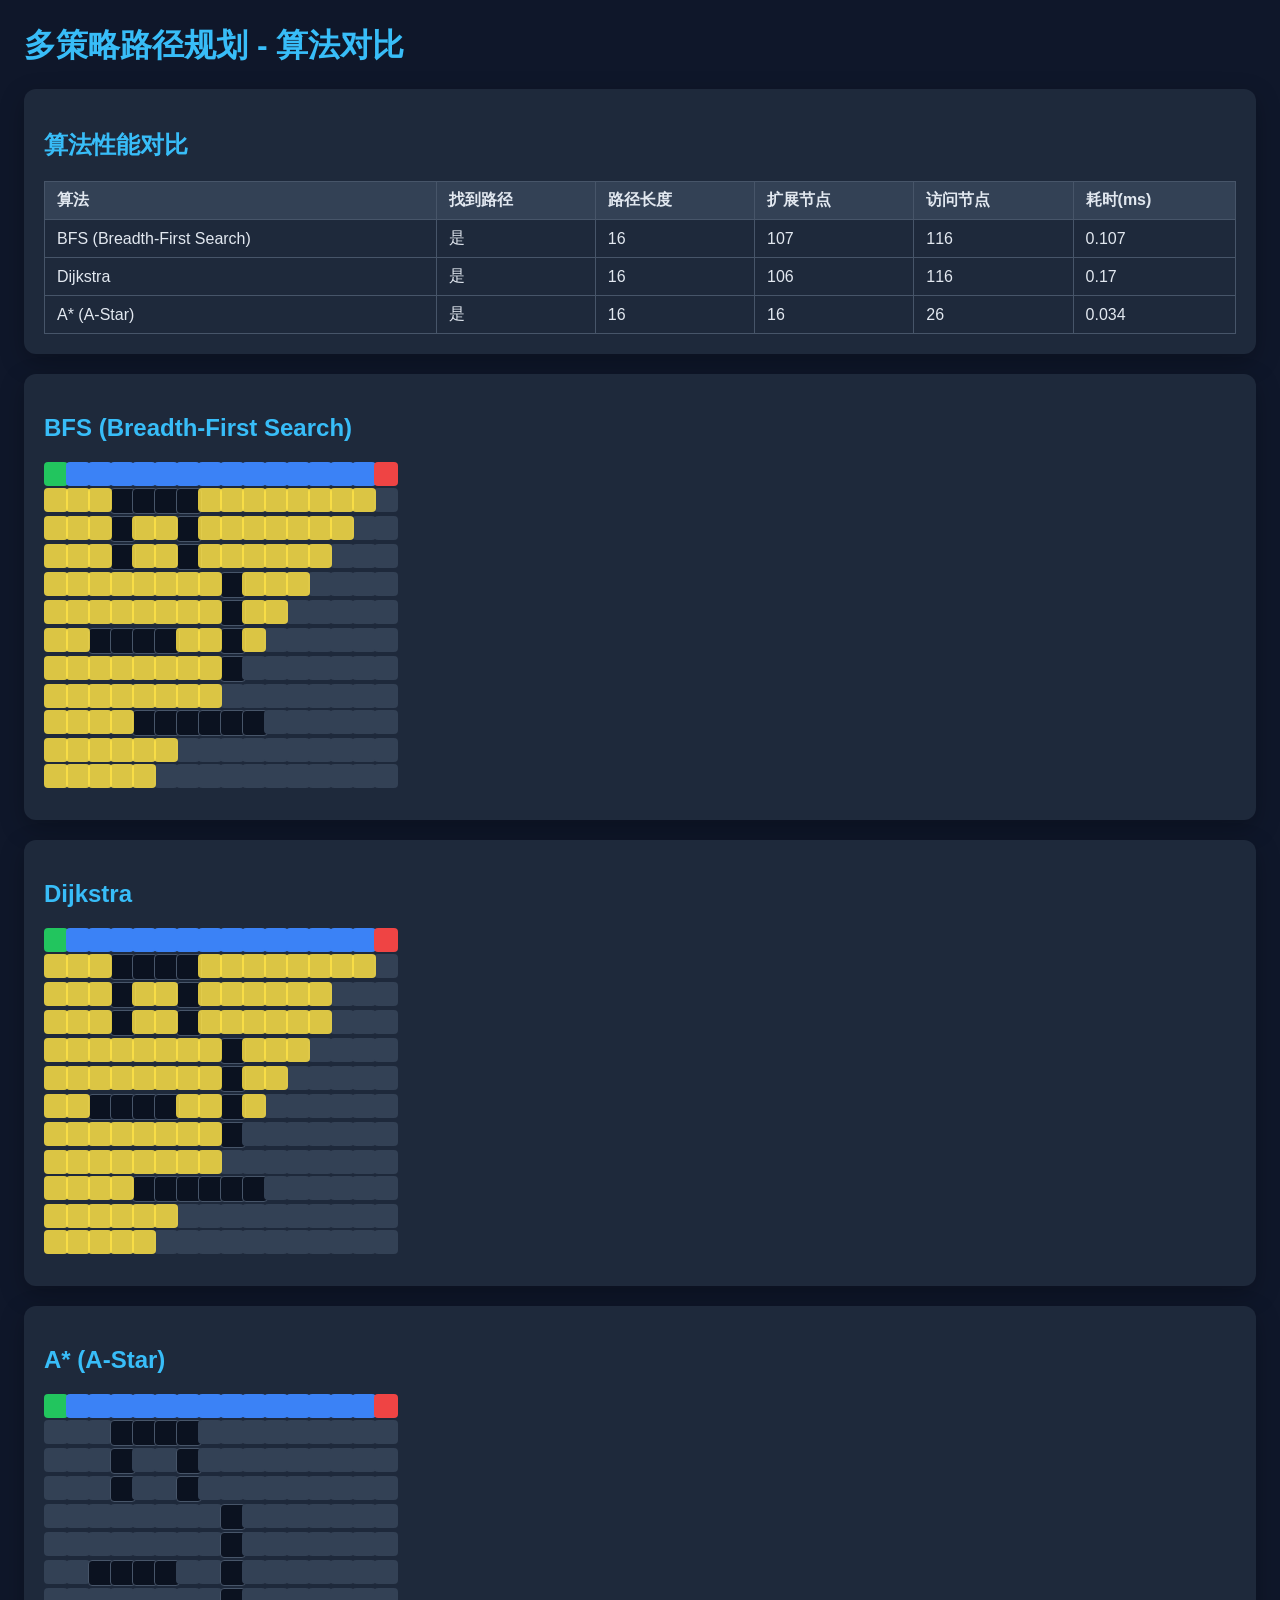
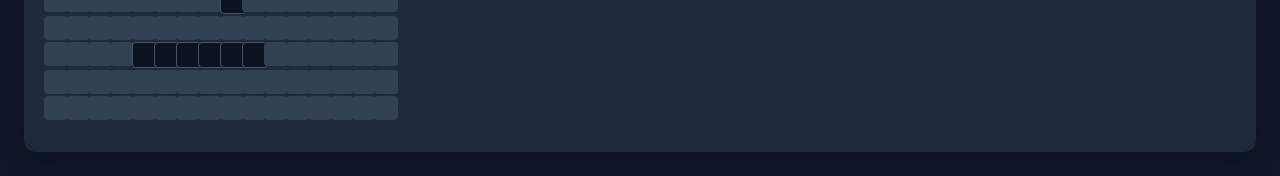
<file: C+ program/output/comparison.html>
<!DOCTYPE html>
<html lang="zh-CN">
<head>
<meta charset="UTF-8">
<title>Path Planner - Algorithm Comparison</title>
<style>
body { font-family: "Segoe UI", Arial, sans-serif; background: #0f172a; color: #e2e8f0; margin: 24px; }
h1, h2 { color: #38bdf8; }
.card { background: #1e293b; border-radius: 12px; padding: 20px; margin-bottom: 20px; box-shadow: 0 8px 24px rgba(0,0,0,.25); }
.grid { display: grid; gap: 2px; width: fit-content; margin: 12px 0; }
.cell { width: 24px; height: 24px; border-radius: 4px; }
.empty { background: #334155; }
.wall { background: #0b1220; border: 1px solid #475569; }
.start { background: #22c55e; }
.goal { background: #ef4444; }
.visited { background: #fde047; opacity: 0.85; }
.path { background: #3b82f6; }
.legend span { display: inline-block; margin-right: 16px; }
.legend i { display: inline-block; width: 14px; height: 14px; border-radius: 3px; margin-right: 6px; vertical-align: middle; }
.stats { line-height: 1.8; }
table { border-collapse: collapse; width: 100%; }
th, td { border: 1px solid #475569; padding: 8px 12px; text-align: left; }
th { background: #334155; }
</style>
</head>
<body>
<h1>多策略路径规划 - 算法对比</h1>
<div class="card">
<h2>算法性能对比</h2>
<table>
<tr><th>算法</th><th>找到路径</th><th>路径长度</th><th>扩展节点</th><th>访问节点</th><th>耗时(ms)</th></tr>
<tr><td>BFS (Breadth-First Search)</td><td>是</td><td>16</td><td>107</td><td>116</td><td>0.107</td></tr>
<tr><td>Dijkstra</td><td>是</td><td>16</td><td>106</td><td>116</td><td>0.17</td></tr>
<tr><td>A* (A-Star)</td><td>是</td><td>16</td><td>16</td><td>26</td><td>0.034</td></tr>
</table>
</div>
<div class="card">
<h2>BFS (Breadth-First Search)</h2>
<div class="grid" style="grid-template-columns: repeat(16, 20px);">
  <div class="cell start" title="(0, 0)"></div>
  <div class="cell path" title="(0, 1)"></div>
  <div class="cell path" title="(0, 2)"></div>
  <div class="cell path" title="(0, 3)"></div>
  <div class="cell path" title="(0, 4)"></div>
  <div class="cell path" title="(0, 5)"></div>
  <div class="cell path" title="(0, 6)"></div>
  <div class="cell path" title="(0, 7)"></div>
  <div class="cell path" title="(0, 8)"></div>
  <div class="cell path" title="(0, 9)"></div>
  <div class="cell path" title="(0, 10)"></div>
  <div class="cell path" title="(0, 11)"></div>
  <div class="cell path" title="(0, 12)"></div>
  <div class="cell path" title="(0, 13)"></div>
  <div class="cell path" title="(0, 14)"></div>
  <div class="cell goal" title="(0, 15)"></div>
  <div class="cell visited" title="(1, 0)"></div>
  <div class="cell visited" title="(1, 1)"></div>
  <div class="cell visited" title="(1, 2)"></div>
  <div class="cell wall" title="(1, 3)"></div>
  <div class="cell wall" title="(1, 4)"></div>
  <div class="cell wall" title="(1, 5)"></div>
  <div class="cell wall" title="(1, 6)"></div>
  <div class="cell visited" title="(1, 7)"></div>
  <div class="cell visited" title="(1, 8)"></div>
  <div class="cell visited" title="(1, 9)"></div>
  <div class="cell visited" title="(1, 10)"></div>
  <div class="cell visited" title="(1, 11)"></div>
  <div class="cell visited" title="(1, 12)"></div>
  <div class="cell visited" title="(1, 13)"></div>
  <div class="cell visited" title="(1, 14)"></div>
  <div class="cell empty" title="(1, 15)"></div>
  <div class="cell visited" title="(2, 0)"></div>
  <div class="cell visited" title="(2, 1)"></div>
  <div class="cell visited" title="(2, 2)"></div>
  <div class="cell wall" title="(2, 3)"></div>
  <div class="cell visited" title="(2, 4)"></div>
  <div class="cell visited" title="(2, 5)"></div>
  <div class="cell wall" title="(2, 6)"></div>
  <div class="cell visited" title="(2, 7)"></div>
  <div class="cell visited" title="(2, 8)"></div>
  <div class="cell visited" title="(2, 9)"></div>
  <div class="cell visited" title="(2, 10)"></div>
  <div class="cell visited" title="(2, 11)"></div>
  <div class="cell visited" title="(2, 12)"></div>
  <div class="cell visited" title="(2, 13)"></div>
  <div class="cell empty" title="(2, 14)"></div>
  <div class="cell empty" title="(2, 15)"></div>
  <div class="cell visited" title="(3, 0)"></div>
  <div class="cell visited" title="(3, 1)"></div>
  <div class="cell visited" title="(3, 2)"></div>
  <div class="cell wall" title="(3, 3)"></div>
  <div class="cell visited" title="(3, 4)"></div>
  <div class="cell visited" title="(3, 5)"></div>
  <div class="cell wall" title="(3, 6)"></div>
  <div class="cell visited" title="(3, 7)"></div>
  <div class="cell visited" title="(3, 8)"></div>
  <div class="cell visited" title="(3, 9)"></div>
  <div class="cell visited" title="(3, 10)"></div>
  <div class="cell visited" title="(3, 11)"></div>
  <div class="cell visited" title="(3, 12)"></div>
  <div class="cell empty" title="(3, 13)"></div>
  <div class="cell empty" title="(3, 14)"></div>
  <div class="cell empty" title="(3, 15)"></div>
  <div class="cell visited" title="(4, 0)"></div>
  <div class="cell visited" title="(4, 1)"></div>
  <div class="cell visited" title="(4, 2)"></div>
  <div class="cell visited" title="(4, 3)"></div>
  <div class="cell visited" title="(4, 4)"></div>
  <div class="cell visited" title="(4, 5)"></div>
  <div class="cell visited" title="(4, 6)"></div>
  <div class="cell visited" title="(4, 7)"></div>
  <div class="cell wall" title="(4, 8)"></div>
  <div class="cell visited" title="(4, 9)"></div>
  <div class="cell visited" title="(4, 10)"></div>
  <div class="cell visited" title="(4, 11)"></div>
  <div class="cell empty" title="(4, 12)"></div>
  <div class="cell empty" title="(4, 13)"></div>
  <div class="cell empty" title="(4, 14)"></div>
  <div class="cell empty" title="(4, 15)"></div>
  <div class="cell visited" title="(5, 0)"></div>
  <div class="cell visited" title="(5, 1)"></div>
  <div class="cell visited" title="(5, 2)"></div>
  <div class="cell visited" title="(5, 3)"></div>
  <div class="cell visited" title="(5, 4)"></div>
  <div class="cell visited" title="(5, 5)"></div>
  <div class="cell visited" title="(5, 6)"></div>
  <div class="cell visited" title="(5, 7)"></div>
  <div class="cell wall" title="(5, 8)"></div>
  <div class="cell visited" title="(5, 9)"></div>
  <div class="cell visited" title="(5, 10)"></div>
  <div class="cell empty" title="(5, 11)"></div>
  <div class="cell empty" title="(5, 12)"></div>
  <div class="cell empty" title="(5, 13)"></div>
  <div class="cell empty" title="(5, 14)"></div>
  <div class="cell empty" title="(5, 15)"></div>
  <div class="cell visited" title="(6, 0)"></div>
  <div class="cell visited" title="(6, 1)"></div>
  <div class="cell wall" title="(6, 2)"></div>
  <div class="cell wall" title="(6, 3)"></div>
  <div class="cell wall" title="(6, 4)"></div>
  <div class="cell wall" title="(6, 5)"></div>
  <div class="cell visited" title="(6, 6)"></div>
  <div class="cell visited" title="(6, 7)"></div>
  <div class="cell wall" title="(6, 8)"></div>
  <div class="cell visited" title="(6, 9)"></div>
  <div class="cell empty" title="(6, 10)"></div>
  <div class="cell empty" title="(6, 11)"></div>
  <div class="cell empty" title="(6, 12)"></div>
  <div class="cell empty" title="(6, 13)"></div>
  <div class="cell empty" title="(6, 14)"></div>
  <div class="cell empty" title="(6, 15)"></div>
  <div class="cell visited" title="(7, 0)"></div>
  <div class="cell visited" title="(7, 1)"></div>
  <div class="cell visited" title="(7, 2)"></div>
  <div class="cell visited" title="(7, 3)"></div>
  <div class="cell visited" title="(7, 4)"></div>
  <div class="cell visited" title="(7, 5)"></div>
  <div class="cell visited" title="(7, 6)"></div>
  <div class="cell visited" title="(7, 7)"></div>
  <div class="cell wall" title="(7, 8)"></div>
  <div class="cell empty" title="(7, 9)"></div>
  <div class="cell empty" title="(7, 10)"></div>
  <div class="cell empty" title="(7, 11)"></div>
  <div class="cell empty" title="(7, 12)"></div>
  <div class="cell empty" title="(7, 13)"></div>
  <div class="cell empty" title="(7, 14)"></div>
  <div class="cell empty" title="(7, 15)"></div>
  <div class="cell visited" title="(8, 0)"></div>
  <div class="cell visited" title="(8, 1)"></div>
  <div class="cell visited" title="(8, 2)"></div>
  <div class="cell visited" title="(8, 3)"></div>
  <div class="cell visited" title="(8, 4)"></div>
  <div class="cell visited" title="(8, 5)"></div>
  <div class="cell visited" title="(8, 6)"></div>
  <div class="cell visited" title="(8, 7)"></div>
  <div class="cell empty" title="(8, 8)"></div>
  <div class="cell empty" title="(8, 9)"></div>
  <div class="cell empty" title="(8, 10)"></div>
  <div class="cell empty" title="(8, 11)"></div>
  <div class="cell empty" title="(8, 12)"></div>
  <div class="cell empty" title="(8, 13)"></div>
  <div class="cell empty" title="(8, 14)"></div>
  <div class="cell empty" title="(8, 15)"></div>
  <div class="cell visited" title="(9, 0)"></div>
  <div class="cell visited" title="(9, 1)"></div>
  <div class="cell visited" title="(9, 2)"></div>
  <div class="cell visited" title="(9, 3)"></div>
  <div class="cell wall" title="(9, 4)"></div>
  <div class="cell wall" title="(9, 5)"></div>
  <div class="cell wall" title="(9, 6)"></div>
  <div class="cell wall" title="(9, 7)"></div>
  <div class="cell wall" title="(9, 8)"></div>
  <div class="cell wall" title="(9, 9)"></div>
  <div class="cell empty" title="(9, 10)"></div>
  <div class="cell empty" title="(9, 11)"></div>
  <div class="cell empty" title="(9, 12)"></div>
  <div class="cell empty" title="(9, 13)"></div>
  <div class="cell empty" title="(9, 14)"></div>
  <div class="cell empty" title="(9, 15)"></div>
  <div class="cell visited" title="(10, 0)"></div>
  <div class="cell visited" title="(10, 1)"></div>
  <div class="cell visited" title="(10, 2)"></div>
  <div class="cell visited" title="(10, 3)"></div>
  <div class="cell visited" title="(10, 4)"></div>
  <div class="cell visited" title="(10, 5)"></div>
  <div class="cell empty" title="(10, 6)"></div>
  <div class="cell empty" title="(10, 7)"></div>
  <div class="cell empty" title="(10, 8)"></div>
  <div class="cell empty" title="(10, 9)"></div>
  <div class="cell empty" title="(10, 10)"></div>
  <div class="cell empty" title="(10, 11)"></div>
  <div class="cell empty" title="(10, 12)"></div>
  <div class="cell empty" title="(10, 13)"></div>
  <div class="cell empty" title="(10, 14)"></div>
  <div class="cell empty" title="(10, 15)"></div>
  <div class="cell visited" title="(11, 0)"></div>
  <div class="cell visited" title="(11, 1)"></div>
  <div class="cell visited" title="(11, 2)"></div>
  <div class="cell visited" title="(11, 3)"></div>
  <div class="cell visited" title="(11, 4)"></div>
  <div class="cell empty" title="(11, 5)"></div>
  <div class="cell empty" title="(11, 6)"></div>
  <div class="cell empty" title="(11, 7)"></div>
  <div class="cell empty" title="(11, 8)"></div>
  <div class="cell empty" title="(11, 9)"></div>
  <div class="cell empty" title="(11, 10)"></div>
  <div class="cell empty" title="(11, 11)"></div>
  <div class="cell empty" title="(11, 12)"></div>
  <div class="cell empty" title="(11, 13)"></div>
  <div class="cell empty" title="(11, 14)"></div>
  <div class="cell empty" title="(11, 15)"></div>
</div>
</div>
<div class="card">
<h2>Dijkstra</h2>
<div class="grid" style="grid-template-columns: repeat(16, 20px);">
  <div class="cell start" title="(0, 0)"></div>
  <div class="cell path" title="(0, 1)"></div>
  <div class="cell path" title="(0, 2)"></div>
  <div class="cell path" title="(0, 3)"></div>
  <div class="cell path" title="(0, 4)"></div>
  <div class="cell path" title="(0, 5)"></div>
  <div class="cell path" title="(0, 6)"></div>
  <div class="cell path" title="(0, 7)"></div>
  <div class="cell path" title="(0, 8)"></div>
  <div class="cell path" title="(0, 9)"></div>
  <div class="cell path" title="(0, 10)"></div>
  <div class="cell path" title="(0, 11)"></div>
  <div class="cell path" title="(0, 12)"></div>
  <div class="cell path" title="(0, 13)"></div>
  <div class="cell path" title="(0, 14)"></div>
  <div class="cell goal" title="(0, 15)"></div>
  <div class="cell visited" title="(1, 0)"></div>
  <div class="cell visited" title="(1, 1)"></div>
  <div class="cell visited" title="(1, 2)"></div>
  <div class="cell wall" title="(1, 3)"></div>
  <div class="cell wall" title="(1, 4)"></div>
  <div class="cell wall" title="(1, 5)"></div>
  <div class="cell wall" title="(1, 6)"></div>
  <div class="cell visited" title="(1, 7)"></div>
  <div class="cell visited" title="(1, 8)"></div>
  <div class="cell visited" title="(1, 9)"></div>
  <div class="cell visited" title="(1, 10)"></div>
  <div class="cell visited" title="(1, 11)"></div>
  <div class="cell visited" title="(1, 12)"></div>
  <div class="cell visited" title="(1, 13)"></div>
  <div class="cell visited" title="(1, 14)"></div>
  <div class="cell empty" title="(1, 15)"></div>
  <div class="cell visited" title="(2, 0)"></div>
  <div class="cell visited" title="(2, 1)"></div>
  <div class="cell visited" title="(2, 2)"></div>
  <div class="cell wall" title="(2, 3)"></div>
  <div class="cell visited" title="(2, 4)"></div>
  <div class="cell visited" title="(2, 5)"></div>
  <div class="cell wall" title="(2, 6)"></div>
  <div class="cell visited" title="(2, 7)"></div>
  <div class="cell visited" title="(2, 8)"></div>
  <div class="cell visited" title="(2, 9)"></div>
  <div class="cell visited" title="(2, 10)"></div>
  <div class="cell visited" title="(2, 11)"></div>
  <div class="cell visited" title="(2, 12)"></div>
  <div class="cell empty" title="(2, 13)"></div>
  <div class="cell empty" title="(2, 14)"></div>
  <div class="cell empty" title="(2, 15)"></div>
  <div class="cell visited" title="(3, 0)"></div>
  <div class="cell visited" title="(3, 1)"></div>
  <div class="cell visited" title="(3, 2)"></div>
  <div class="cell wall" title="(3, 3)"></div>
  <div class="cell visited" title="(3, 4)"></div>
  <div class="cell visited" title="(3, 5)"></div>
  <div class="cell wall" title="(3, 6)"></div>
  <div class="cell visited" title="(3, 7)"></div>
  <div class="cell visited" title="(3, 8)"></div>
  <div class="cell visited" title="(3, 9)"></div>
  <div class="cell visited" title="(3, 10)"></div>
  <div class="cell visited" title="(3, 11)"></div>
  <div class="cell visited" title="(3, 12)"></div>
  <div class="cell empty" title="(3, 13)"></div>
  <div class="cell empty" title="(3, 14)"></div>
  <div class="cell empty" title="(3, 15)"></div>
  <div class="cell visited" title="(4, 0)"></div>
  <div class="cell visited" title="(4, 1)"></div>
  <div class="cell visited" title="(4, 2)"></div>
  <div class="cell visited" title="(4, 3)"></div>
  <div class="cell visited" title="(4, 4)"></div>
  <div class="cell visited" title="(4, 5)"></div>
  <div class="cell visited" title="(4, 6)"></div>
  <div class="cell visited" title="(4, 7)"></div>
  <div class="cell wall" title="(4, 8)"></div>
  <div class="cell visited" title="(4, 9)"></div>
  <div class="cell visited" title="(4, 10)"></div>
  <div class="cell visited" title="(4, 11)"></div>
  <div class="cell empty" title="(4, 12)"></div>
  <div class="cell empty" title="(4, 13)"></div>
  <div class="cell empty" title="(4, 14)"></div>
  <div class="cell empty" title="(4, 15)"></div>
  <div class="cell visited" title="(5, 0)"></div>
  <div class="cell visited" title="(5, 1)"></div>
  <div class="cell visited" title="(5, 2)"></div>
  <div class="cell visited" title="(5, 3)"></div>
  <div class="cell visited" title="(5, 4)"></div>
  <div class="cell visited" title="(5, 5)"></div>
  <div class="cell visited" title="(5, 6)"></div>
  <div class="cell visited" title="(5, 7)"></div>
  <div class="cell wall" title="(5, 8)"></div>
  <div class="cell visited" title="(5, 9)"></div>
  <div class="cell visited" title="(5, 10)"></div>
  <div class="cell empty" title="(5, 11)"></div>
  <div class="cell empty" title="(5, 12)"></div>
  <div class="cell empty" title="(5, 13)"></div>
  <div class="cell empty" title="(5, 14)"></div>
  <div class="cell empty" title="(5, 15)"></div>
  <div class="cell visited" title="(6, 0)"></div>
  <div class="cell visited" title="(6, 1)"></div>
  <div class="cell wall" title="(6, 2)"></div>
  <div class="cell wall" title="(6, 3)"></div>
  <div class="cell wall" title="(6, 4)"></div>
  <div class="cell wall" title="(6, 5)"></div>
  <div class="cell visited" title="(6, 6)"></div>
  <div class="cell visited" title="(6, 7)"></div>
  <div class="cell wall" title="(6, 8)"></div>
  <div class="cell visited" title="(6, 9)"></div>
  <div class="cell empty" title="(6, 10)"></div>
  <div class="cell empty" title="(6, 11)"></div>
  <div class="cell empty" title="(6, 12)"></div>
  <div class="cell empty" title="(6, 13)"></div>
  <div class="cell empty" title="(6, 14)"></div>
  <div class="cell empty" title="(6, 15)"></div>
  <div class="cell visited" title="(7, 0)"></div>
  <div class="cell visited" title="(7, 1)"></div>
  <div class="cell visited" title="(7, 2)"></div>
  <div class="cell visited" title="(7, 3)"></div>
  <div class="cell visited" title="(7, 4)"></div>
  <div class="cell visited" title="(7, 5)"></div>
  <div class="cell visited" title="(7, 6)"></div>
  <div class="cell visited" title="(7, 7)"></div>
  <div class="cell wall" title="(7, 8)"></div>
  <div class="cell empty" title="(7, 9)"></div>
  <div class="cell empty" title="(7, 10)"></div>
  <div class="cell empty" title="(7, 11)"></div>
  <div class="cell empty" title="(7, 12)"></div>
  <div class="cell empty" title="(7, 13)"></div>
  <div class="cell empty" title="(7, 14)"></div>
  <div class="cell empty" title="(7, 15)"></div>
  <div class="cell visited" title="(8, 0)"></div>
  <div class="cell visited" title="(8, 1)"></div>
  <div class="cell visited" title="(8, 2)"></div>
  <div class="cell visited" title="(8, 3)"></div>
  <div class="cell visited" title="(8, 4)"></div>
  <div class="cell visited" title="(8, 5)"></div>
  <div class="cell visited" title="(8, 6)"></div>
  <div class="cell visited" title="(8, 7)"></div>
  <div class="cell empty" title="(8, 8)"></div>
  <div class="cell empty" title="(8, 9)"></div>
  <div class="cell empty" title="(8, 10)"></div>
  <div class="cell empty" title="(8, 11)"></div>
  <div class="cell empty" title="(8, 12)"></div>
  <div class="cell empty" title="(8, 13)"></div>
  <div class="cell empty" title="(8, 14)"></div>
  <div class="cell empty" title="(8, 15)"></div>
  <div class="cell visited" title="(9, 0)"></div>
  <div class="cell visited" title="(9, 1)"></div>
  <div class="cell visited" title="(9, 2)"></div>
  <div class="cell visited" title="(9, 3)"></div>
  <div class="cell wall" title="(9, 4)"></div>
  <div class="cell wall" title="(9, 5)"></div>
  <div class="cell wall" title="(9, 6)"></div>
  <div class="cell wall" title="(9, 7)"></div>
  <div class="cell wall" title="(9, 8)"></div>
  <div class="cell wall" title="(9, 9)"></div>
  <div class="cell empty" title="(9, 10)"></div>
  <div class="cell empty" title="(9, 11)"></div>
  <div class="cell empty" title="(9, 12)"></div>
  <div class="cell empty" title="(9, 13)"></div>
  <div class="cell empty" title="(9, 14)"></div>
  <div class="cell empty" title="(9, 15)"></div>
  <div class="cell visited" title="(10, 0)"></div>
  <div class="cell visited" title="(10, 1)"></div>
  <div class="cell visited" title="(10, 2)"></div>
  <div class="cell visited" title="(10, 3)"></div>
  <div class="cell visited" title="(10, 4)"></div>
  <div class="cell visited" title="(10, 5)"></div>
  <div class="cell empty" title="(10, 6)"></div>
  <div class="cell empty" title="(10, 7)"></div>
  <div class="cell empty" title="(10, 8)"></div>
  <div class="cell empty" title="(10, 9)"></div>
  <div class="cell empty" title="(10, 10)"></div>
  <div class="cell empty" title="(10, 11)"></div>
  <div class="cell empty" title="(10, 12)"></div>
  <div class="cell empty" title="(10, 13)"></div>
  <div class="cell empty" title="(10, 14)"></div>
  <div class="cell empty" title="(10, 15)"></div>
  <div class="cell visited" title="(11, 0)"></div>
  <div class="cell visited" title="(11, 1)"></div>
  <div class="cell visited" title="(11, 2)"></div>
  <div class="cell visited" title="(11, 3)"></div>
  <div class="cell visited" title="(11, 4)"></div>
  <div class="cell empty" title="(11, 5)"></div>
  <div class="cell empty" title="(11, 6)"></div>
  <div class="cell empty" title="(11, 7)"></div>
  <div class="cell empty" title="(11, 8)"></div>
  <div class="cell empty" title="(11, 9)"></div>
  <div class="cell empty" title="(11, 10)"></div>
  <div class="cell empty" title="(11, 11)"></div>
  <div class="cell empty" title="(11, 12)"></div>
  <div class="cell empty" title="(11, 13)"></div>
  <div class="cell empty" title="(11, 14)"></div>
  <div class="cell empty" title="(11, 15)"></div>
</div>
</div>
<div class="card">
<h2>A* (A-Star)</h2>
<div class="grid" style="grid-template-columns: repeat(16, 20px);">
  <div class="cell start" title="(0, 0)"></div>
  <div class="cell path" title="(0, 1)"></div>
  <div class="cell path" title="(0, 2)"></div>
  <div class="cell path" title="(0, 3)"></div>
  <div class="cell path" title="(0, 4)"></div>
  <div class="cell path" title="(0, 5)"></div>
  <div class="cell path" title="(0, 6)"></div>
  <div class="cell path" title="(0, 7)"></div>
  <div class="cell path" title="(0, 8)"></div>
  <div class="cell path" title="(0, 9)"></div>
  <div class="cell path" title="(0, 10)"></div>
  <div class="cell path" title="(0, 11)"></div>
  <div class="cell path" title="(0, 12)"></div>
  <div class="cell path" title="(0, 13)"></div>
  <div class="cell path" title="(0, 14)"></div>
  <div class="cell goal" title="(0, 15)"></div>
  <div class="cell empty" title="(1, 0)"></div>
  <div class="cell empty" title="(1, 1)"></div>
  <div class="cell empty" title="(1, 2)"></div>
  <div class="cell wall" title="(1, 3)"></div>
  <div class="cell wall" title="(1, 4)"></div>
  <div class="cell wall" title="(1, 5)"></div>
  <div class="cell wall" title="(1, 6)"></div>
  <div class="cell empty" title="(1, 7)"></div>
  <div class="cell empty" title="(1, 8)"></div>
  <div class="cell empty" title="(1, 9)"></div>
  <div class="cell empty" title="(1, 10)"></div>
  <div class="cell empty" title="(1, 11)"></div>
  <div class="cell empty" title="(1, 12)"></div>
  <div class="cell empty" title="(1, 13)"></div>
  <div class="cell empty" title="(1, 14)"></div>
  <div class="cell empty" title="(1, 15)"></div>
  <div class="cell empty" title="(2, 0)"></div>
  <div class="cell empty" title="(2, 1)"></div>
  <div class="cell empty" title="(2, 2)"></div>
  <div class="cell wall" title="(2, 3)"></div>
  <div class="cell empty" title="(2, 4)"></div>
  <div class="cell empty" title="(2, 5)"></div>
  <div class="cell wall" title="(2, 6)"></div>
  <div class="cell empty" title="(2, 7)"></div>
  <div class="cell empty" title="(2, 8)"></div>
  <div class="cell empty" title="(2, 9)"></div>
  <div class="cell empty" title="(2, 10)"></div>
  <div class="cell empty" title="(2, 11)"></div>
  <div class="cell empty" title="(2, 12)"></div>
  <div class="cell empty" title="(2, 13)"></div>
  <div class="cell empty" title="(2, 14)"></div>
  <div class="cell empty" title="(2, 15)"></div>
  <div class="cell empty" title="(3, 0)"></div>
  <div class="cell empty" title="(3, 1)"></div>
  <div class="cell empty" title="(3, 2)"></div>
  <div class="cell wall" title="(3, 3)"></div>
  <div class="cell empty" title="(3, 4)"></div>
  <div class="cell empty" title="(3, 5)"></div>
  <div class="cell wall" title="(3, 6)"></div>
  <div class="cell empty" title="(3, 7)"></div>
  <div class="cell empty" title="(3, 8)"></div>
  <div class="cell empty" title="(3, 9)"></div>
  <div class="cell empty" title="(3, 10)"></div>
  <div class="cell empty" title="(3, 11)"></div>
  <div class="cell empty" title="(3, 12)"></div>
  <div class="cell empty" title="(3, 13)"></div>
  <div class="cell empty" title="(3, 14)"></div>
  <div class="cell empty" title="(3, 15)"></div>
  <div class="cell empty" title="(4, 0)"></div>
  <div class="cell empty" title="(4, 1)"></div>
  <div class="cell empty" title="(4, 2)"></div>
  <div class="cell empty" title="(4, 3)"></div>
  <div class="cell empty" title="(4, 4)"></div>
  <div class="cell empty" title="(4, 5)"></div>
  <div class="cell empty" title="(4, 6)"></div>
  <div class="cell empty" title="(4, 7)"></div>
  <div class="cell wall" title="(4, 8)"></div>
  <div class="cell empty" title="(4, 9)"></div>
  <div class="cell empty" title="(4, 10)"></div>
  <div class="cell empty" title="(4, 11)"></div>
  <div class="cell empty" title="(4, 12)"></div>
  <div class="cell empty" title="(4, 13)"></div>
  <div class="cell empty" title="(4, 14)"></div>
  <div class="cell empty" title="(4, 15)"></div>
  <div class="cell empty" title="(5, 0)"></div>
  <div class="cell empty" title="(5, 1)"></div>
  <div class="cell empty" title="(5, 2)"></div>
  <div class="cell empty" title="(5, 3)"></div>
  <div class="cell empty" title="(5, 4)"></div>
  <div class="cell empty" title="(5, 5)"></div>
  <div class="cell empty" title="(5, 6)"></div>
  <div class="cell empty" title="(5, 7)"></div>
  <div class="cell wall" title="(5, 8)"></div>
  <div class="cell empty" title="(5, 9)"></div>
  <div class="cell empty" title="(5, 10)"></div>
  <div class="cell empty" title="(5, 11)"></div>
  <div class="cell empty" title="(5, 12)"></div>
  <div class="cell empty" title="(5, 13)"></div>
  <div class="cell empty" title="(5, 14)"></div>
  <div class="cell empty" title="(5, 15)"></div>
  <div class="cell empty" title="(6, 0)"></div>
  <div class="cell empty" title="(6, 1)"></div>
  <div class="cell wall" title="(6, 2)"></div>
  <div class="cell wall" title="(6, 3)"></div>
  <div class="cell wall" title="(6, 4)"></div>
  <div class="cell wall" title="(6, 5)"></div>
  <div class="cell empty" title="(6, 6)"></div>
  <div class="cell empty" title="(6, 7)"></div>
  <div class="cell wall" title="(6, 8)"></div>
  <div class="cell empty" title="(6, 9)"></div>
  <div class="cell empty" title="(6, 10)"></div>
  <div class="cell empty" title="(6, 11)"></div>
  <div class="cell empty" title="(6, 12)"></div>
  <div class="cell empty" title="(6, 13)"></div>
  <div class="cell empty" title="(6, 14)"></div>
  <div class="cell empty" title="(6, 15)"></div>
  <div class="cell empty" title="(7, 0)"></div>
  <div class="cell empty" title="(7, 1)"></div>
  <div class="cell empty" title="(7, 2)"></div>
  <div class="cell empty" title="(7, 3)"></div>
  <div class="cell empty" title="(7, 4)"></div>
  <div class="cell empty" title="(7, 5)"></div>
  <div class="cell empty" title="(7, 6)"></div>
  <div class="cell empty" title="(7, 7)"></div>
  <div class="cell wall" title="(7, 8)"></div>
  <div class="cell empty" title="(7, 9)"></div>
  <div class="cell empty" title="(7, 10)"></div>
  <div class="cell empty" title="(7, 11)"></div>
  <div class="cell empty" title="(7, 12)"></div>
  <div class="cell empty" title="(7, 13)"></div>
  <div class="cell empty" title="(7, 14)"></div>
  <div class="cell empty" title="(7, 15)"></div>
  <div class="cell empty" title="(8, 0)"></div>
  <div class="cell empty" title="(8, 1)"></div>
  <div class="cell empty" title="(8, 2)"></div>
  <div class="cell empty" title="(8, 3)"></div>
  <div class="cell empty" title="(8, 4)"></div>
  <div class="cell empty" title="(8, 5)"></div>
  <div class="cell empty" title="(8, 6)"></div>
  <div class="cell empty" title="(8, 7)"></div>
  <div class="cell empty" title="(8, 8)"></div>
  <div class="cell empty" title="(8, 9)"></div>
  <div class="cell empty" title="(8, 10)"></div>
  <div class="cell empty" title="(8, 11)"></div>
  <div class="cell empty" title="(8, 12)"></div>
  <div class="cell empty" title="(8, 13)"></div>
  <div class="cell empty" title="(8, 14)"></div>
  <div class="cell empty" title="(8, 15)"></div>
  <div class="cell empty" title="(9, 0)"></div>
  <div class="cell empty" title="(9, 1)"></div>
  <div class="cell empty" title="(9, 2)"></div>
  <div class="cell empty" title="(9, 3)"></div>
  <div class="cell wall" title="(9, 4)"></div>
  <div class="cell wall" title="(9, 5)"></div>
  <div class="cell wall" title="(9, 6)"></div>
  <div class="cell wall" title="(9, 7)"></div>
  <div class="cell wall" title="(9, 8)"></div>
  <div class="cell wall" title="(9, 9)"></div>
  <div class="cell empty" title="(9, 10)"></div>
  <div class="cell empty" title="(9, 11)"></div>
  <div class="cell empty" title="(9, 12)"></div>
  <div class="cell empty" title="(9, 13)"></div>
  <div class="cell empty" title="(9, 14)"></div>
  <div class="cell empty" title="(9, 15)"></div>
  <div class="cell empty" title="(10, 0)"></div>
  <div class="cell empty" title="(10, 1)"></div>
  <div class="cell empty" title="(10, 2)"></div>
  <div class="cell empty" title="(10, 3)"></div>
  <div class="cell empty" title="(10, 4)"></div>
  <div class="cell empty" title="(10, 5)"></div>
  <div class="cell empty" title="(10, 6)"></div>
  <div class="cell empty" title="(10, 7)"></div>
  <div class="cell empty" title="(10, 8)"></div>
  <div class="cell empty" title="(10, 9)"></div>
  <div class="cell empty" title="(10, 10)"></div>
  <div class="cell empty" title="(10, 11)"></div>
  <div class="cell empty" title="(10, 12)"></div>
  <div class="cell empty" title="(10, 13)"></div>
  <div class="cell empty" title="(10, 14)"></div>
  <div class="cell empty" title="(10, 15)"></div>
  <div class="cell empty" title="(11, 0)"></div>
  <div class="cell empty" title="(11, 1)"></div>
  <div class="cell empty" title="(11, 2)"></div>
  <div class="cell empty" title="(11, 3)"></div>
  <div class="cell empty" title="(11, 4)"></div>
  <div class="cell empty" title="(11, 5)"></div>
  <div class="cell empty" title="(11, 6)"></div>
  <div class="cell empty" title="(11, 7)"></div>
  <div class="cell empty" title="(11, 8)"></div>
  <div class="cell empty" title="(11, 9)"></div>
  <div class="cell empty" title="(11, 10)"></div>
  <div class="cell empty" title="(11, 11)"></div>
  <div class="cell empty" title="(11, 12)"></div>
  <div class="cell empty" title="(11, 13)"></div>
  <div class="cell empty" title="(11, 14)"></div>
  <div class="cell empty" title="(11, 15)"></div>
</div>
</div>
</body>
</html>
</file>
